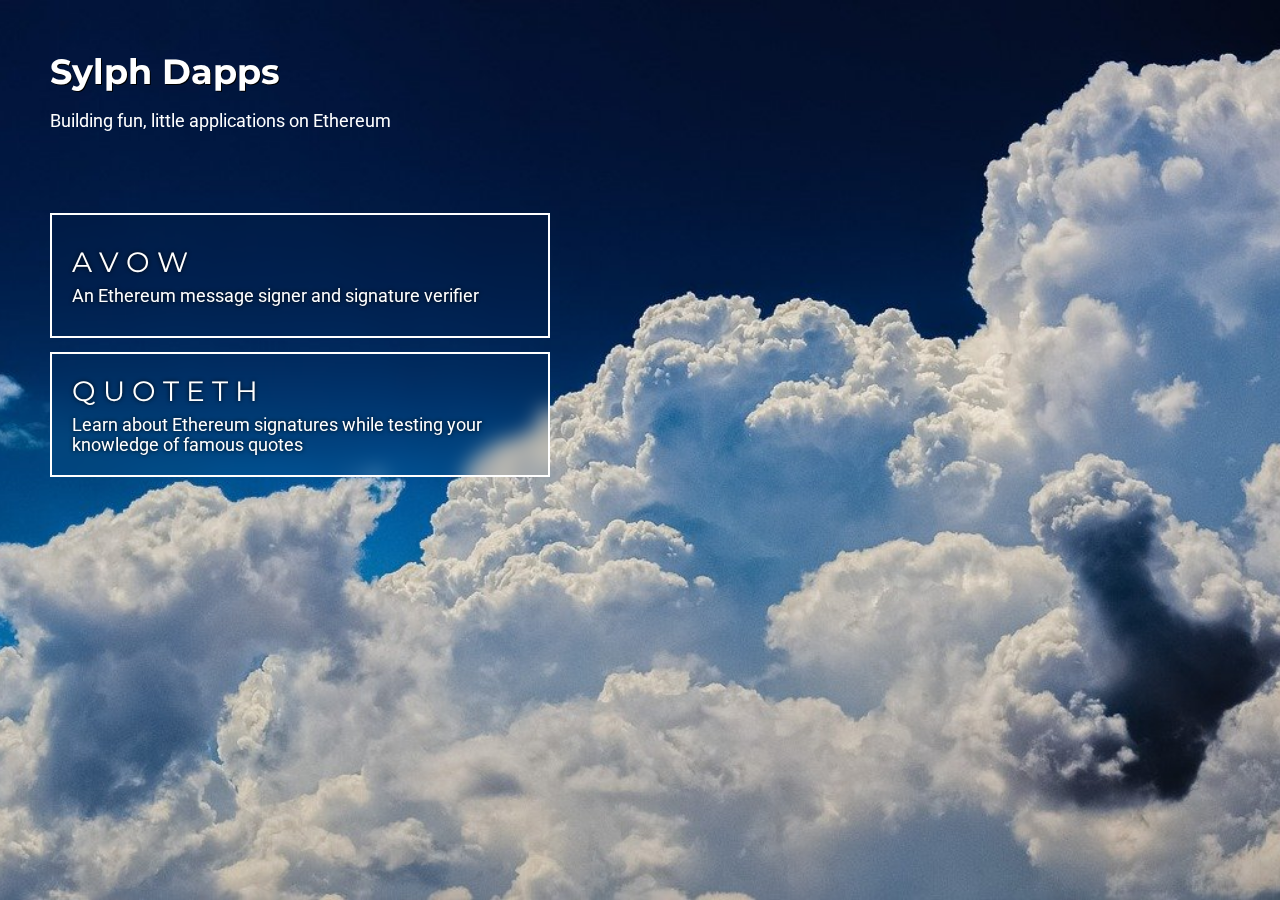
<file: index.html>
<!DOCTYPE html>
<html>
  <head>
    <title>Sylph Dapps</title>
    <meta name="viewport" content="width=device-width">
    <link rel="shortcut icon" href="/favicon.ico">
    <link href="https://fonts.googleapis.com/css?family=Roboto" rel="stylesheet">
    <link href="https://fonts.googleapis.com/css?family=Montserrat" rel="stylesheet">

    <!-- Global site tag (gtag.js) - Google Analytics -->
    <script async src="https://www.googletagmanager.com/gtag/js?id=UA-155159612-1"></script>
    <script>
      window.dataLayer = window.dataLayer || [];
      function gtag(){dataLayer.push(arguments);}
      gtag('js', new Date());
      gtag('config', 'UA-155159612-1');
    </script>

    <style>
      @media (max-width: 480px) {
        html {
          font-size: 12px;
        }
      }
      @media (min-width: 480px) {
        html {
          font-size: 13px;
        }
      }
      @media (min-width: 768px) {
        html {
          font-size: 14px;
        }
      }
      * {
        box-sizing: border-box;
        margin-block-start: 0;
        margin-block-end: 0;
        margin-inline-start: 0;
        margin-inline-end: 0;
      }
      html {
        margin: 0;
        padding: 0;
        height: 100%;
        font-family: 'Roboto', sans-serif;
        -webkit-font-smoothing: antialiased;
        -moz-osx-font-smoothing: grayscale;
      }
      body:before {
        content: "";
        display: block;
        position: fixed;
        left: 0;
        top: 0;
        width: 100%;
        height: 100vh;
        z-index: -10;
        background: url('background.jpg') no-repeat center center; /* From https://pixabay.com/photos/clouds-cumulus-sky-nature-dramatic-2329680/ */
        background-attachment: fixed;
        -webkit-background-size: cover;
        -moz-background-size: cover;
        -o-background-size: cover;
        background-size: cover;
      }
      /*Edge*/
      @supports ( -ms-accelerator:true ) 
      {
        html {
          overflow: hidden;
          height: 100%;    
        }
        body {
          overflow: auto;
          height: 100%;
        }
      }
      /*Ie 10/11*/
      @media screen and (-ms-high-contrast: active), (-ms-high-contrast: none) 
      {
        html  {
          overflow: hidden;
          height: 100%;
        }
        body  {
          overflow: auto;
          height: 100%;
        }
      }

      body {
        color: white;
        margin: 0;
        padding: 20px;
        display: flex;
        flex-direction: column;
        height: 100%;
      }
      a, a:visited, a:active {
        color: white;
      }
      header {
        color: white;
        padding: 30px;
        margin-bottom: 1em;
      }
      header h1 {
        font-family: 'Montserrat', sans-serif;
        font-size: 2.5em;
        margin-bottom: 0.5em;
        text-shadow: 1px 1px rgba(0,0,0);
      }
      header h2 {
        font-size: 1.25em;
        font-weight: normal;
        margin-bottom: 0.5em;
      }
      header a, header a:visited, header a:active {
        color: white;
      }
      .links {
        display: flex;
        flex-direction: column;
        /*
        justify-content: flex-end;
        align-items: flex-end;
        */
        padding: 30px;
        height: 100%;
      }
      .link {
        display: flex;
        flex-direction: column;
        width: 100%;
        max-width: 500px;
        border: 2px solid white;
        padding: 20px;
        text-shadow: 0px 0px 4px rgba(0,0,0,.9);
        text-decoration: none;
        height: 125px;
        justify-content: center;
      }
      @supports (backdrop-filter: blur(10px)) {
        .link {
          -webkit-backdrop-filter: blur(10px);
          backdrop-filter: blur(10px);
        }
      }
      @supports not (backdrop-filter: blur(10px)) {
        .link {
          background-color: rgba(.25, .25, .25, 0.25);
        }
      }

      .link:not(:last-child) {
        margin-bottom: 1em;
      }
      .link.avow:hover {
        background: rgba(8, 79, 103, .5);
      }
      .link.quoteth:hover {
        background: rgba(101, 121, 153, .5);
      }
      .link.pixie:hover {
        background: rgba(69, 102, 52, .5);
      }
      .link .info .name {
        font-family: 'Montserrat', sans-serif;
        font-size: 2em;
        margin-bottom: .25em;
      }
      .link .info .description {
        font-size: 1.25em;
      }
      .info * {
        pointer-events: none;
      }
      .info .teaser {
        display: none;
        font-size: 2em;
        text-align: center;
      }
      footer {
        text-shadow: 0px 0px 5px rgba(0,0,0);
        text-align: left;
      }
      @media (max-width: 900px) {
        header {
          display: block;
          margin: 0px auto;
          padding: 30px;
          margin-bottom: 2em;
        }
        .tease {
          text-align: left;
        }
        .links {
          display: block;
          margin: 0px auto;
          padding-left: 30px;
          padding-right: 30px;
          margin-bottom: 100px;
        }
        .link {
          height: unset;
        }
      }
    </style>
  </head>
  <body>
    <header>
      <h1>Sylph Dapps</h1>
      <h2>Building fun, little applications on Ethereum</h2>
    </header>
    <div class="links">
      <a class="avow link" href="avow">
        <div class="info">
          <div class="name">A V O W</div>
          <div class="description">An Ethereum message signer and signature verifier</div>
        </div>
      </a>
      <a class="quoteth link" href="quoteth">
        <div class="info">
          <div class="name">Q U O T E T H</div>
          <div class="description">Learn about Ethereum signatures while testing your knowledge of famous quotes</div>
        </div>
      </a>
      <!--
      <a class="pixie link" href="pixie">
        <div class="info">
          <div class="name">P I X I E</div>
          <div class="description">Collaborative pixel art on Ethereum</div>
        </div>
      </a>
      -->
    </div>
  </body>
</html>
</file>
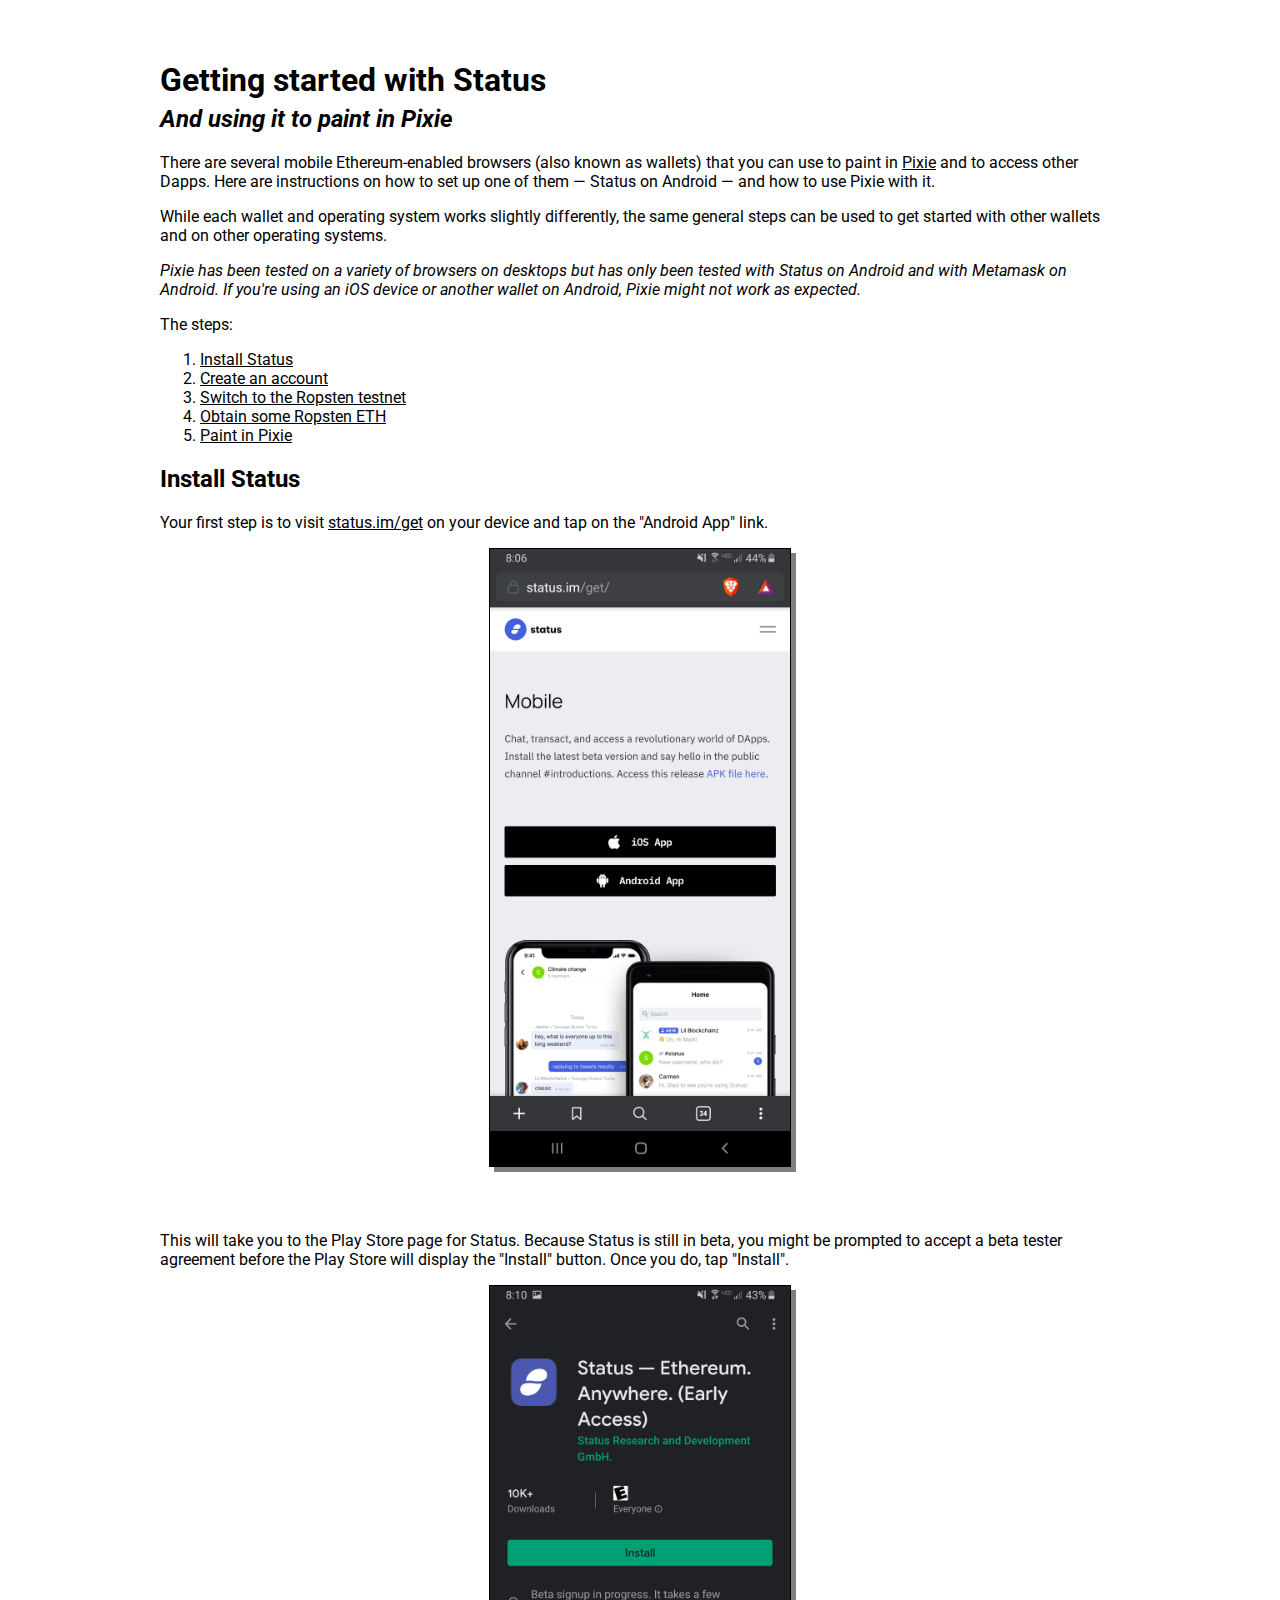
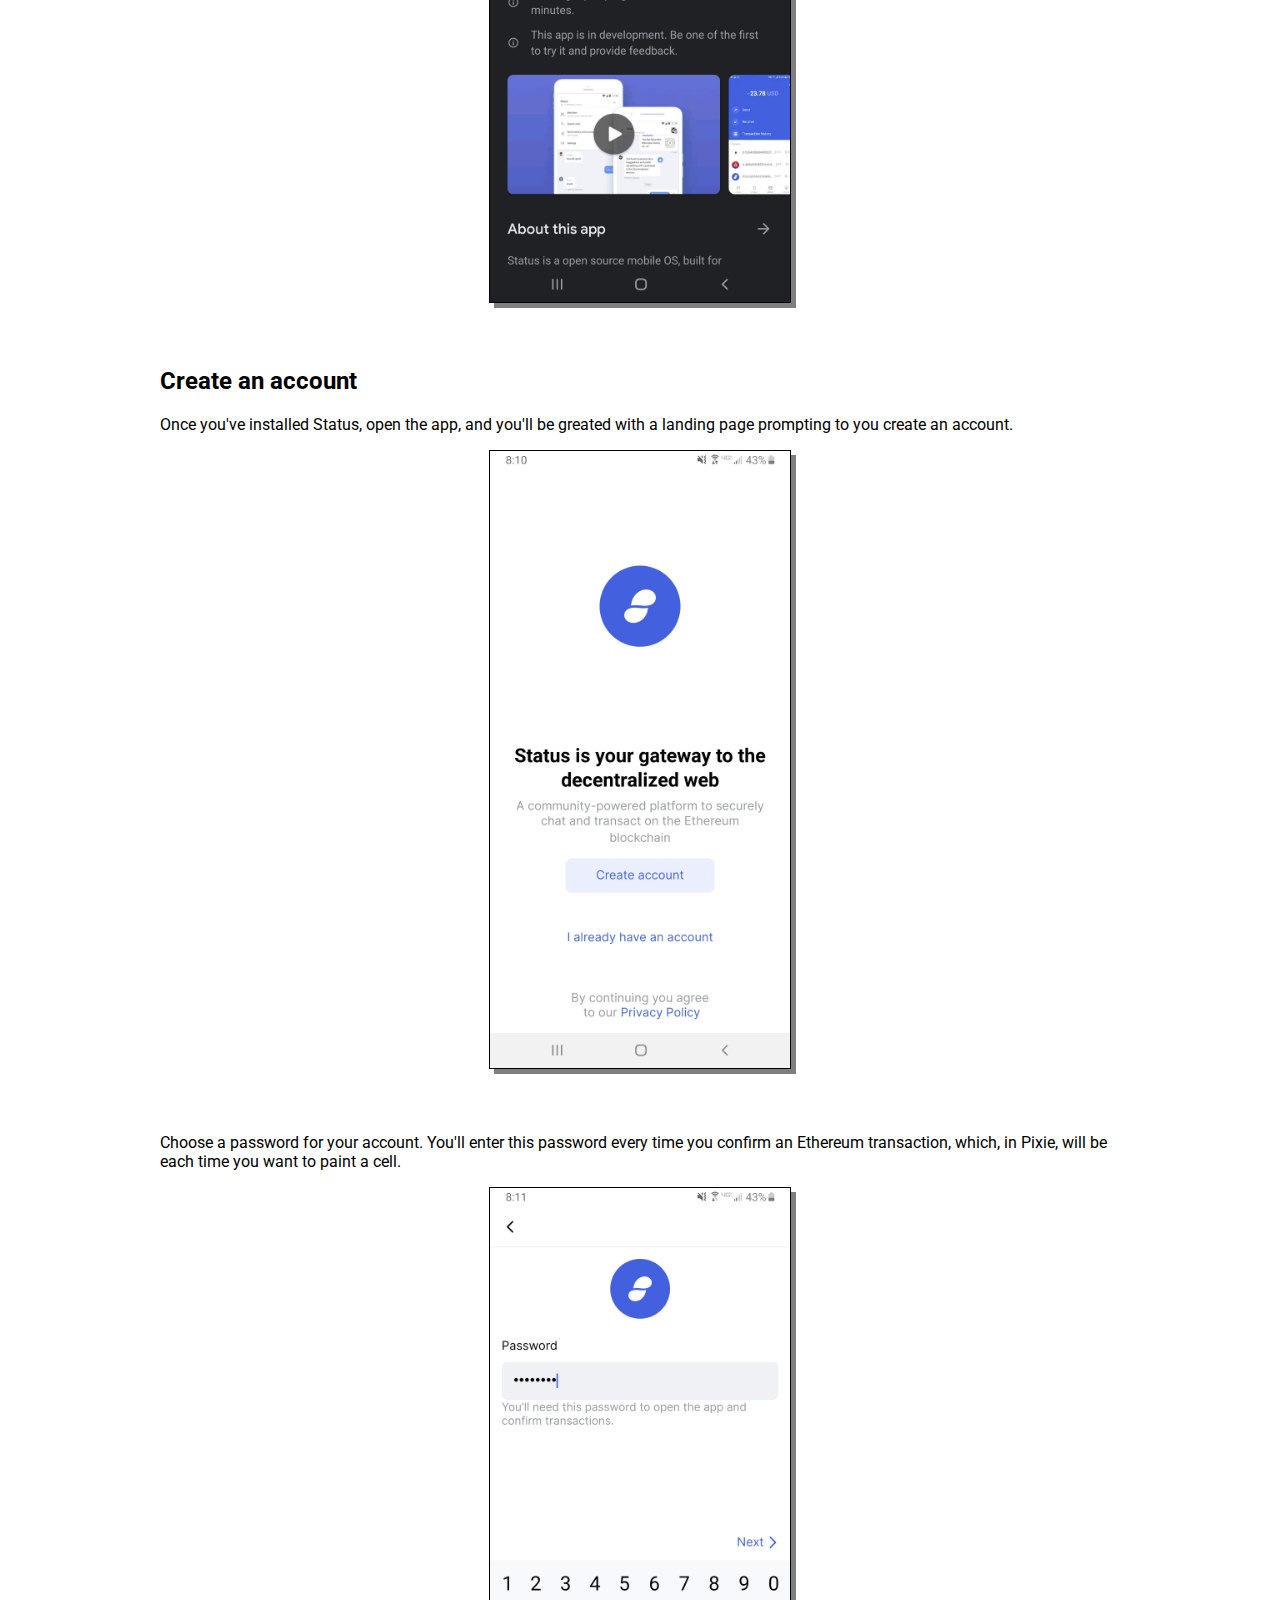
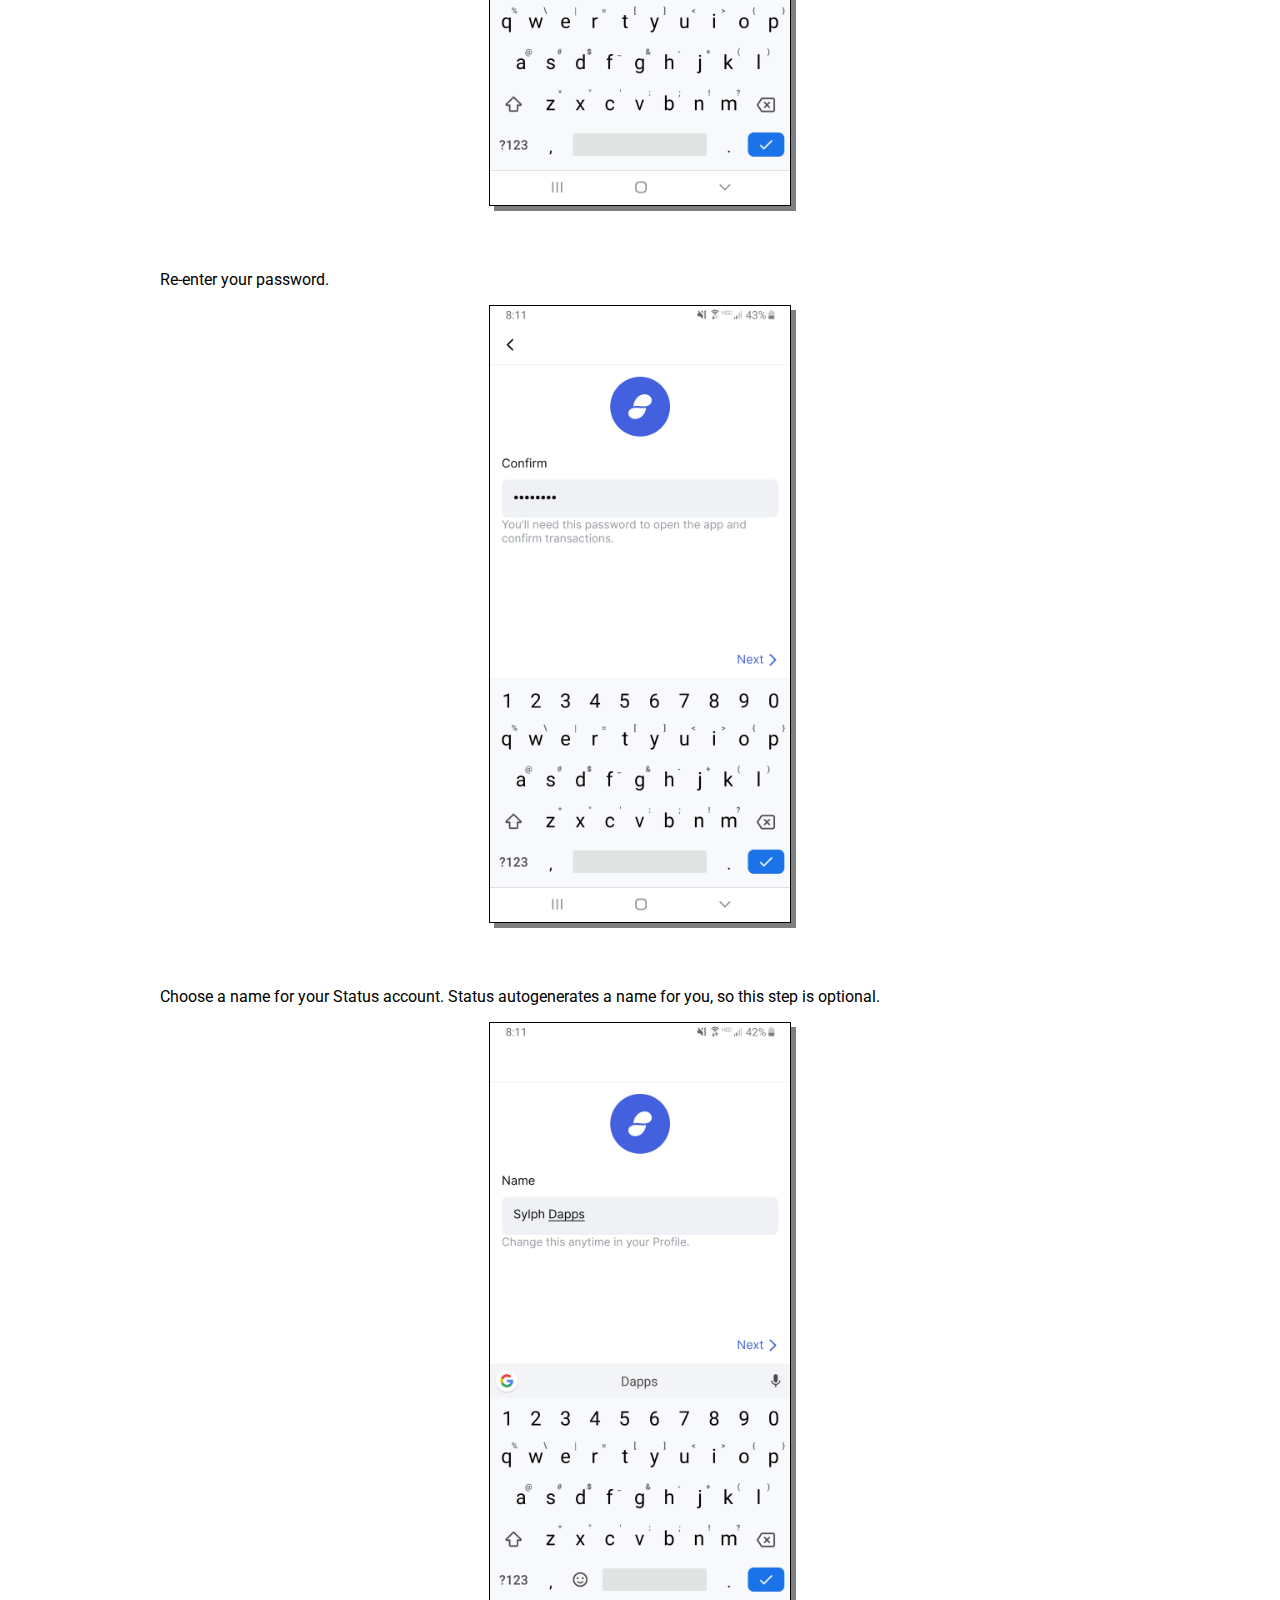
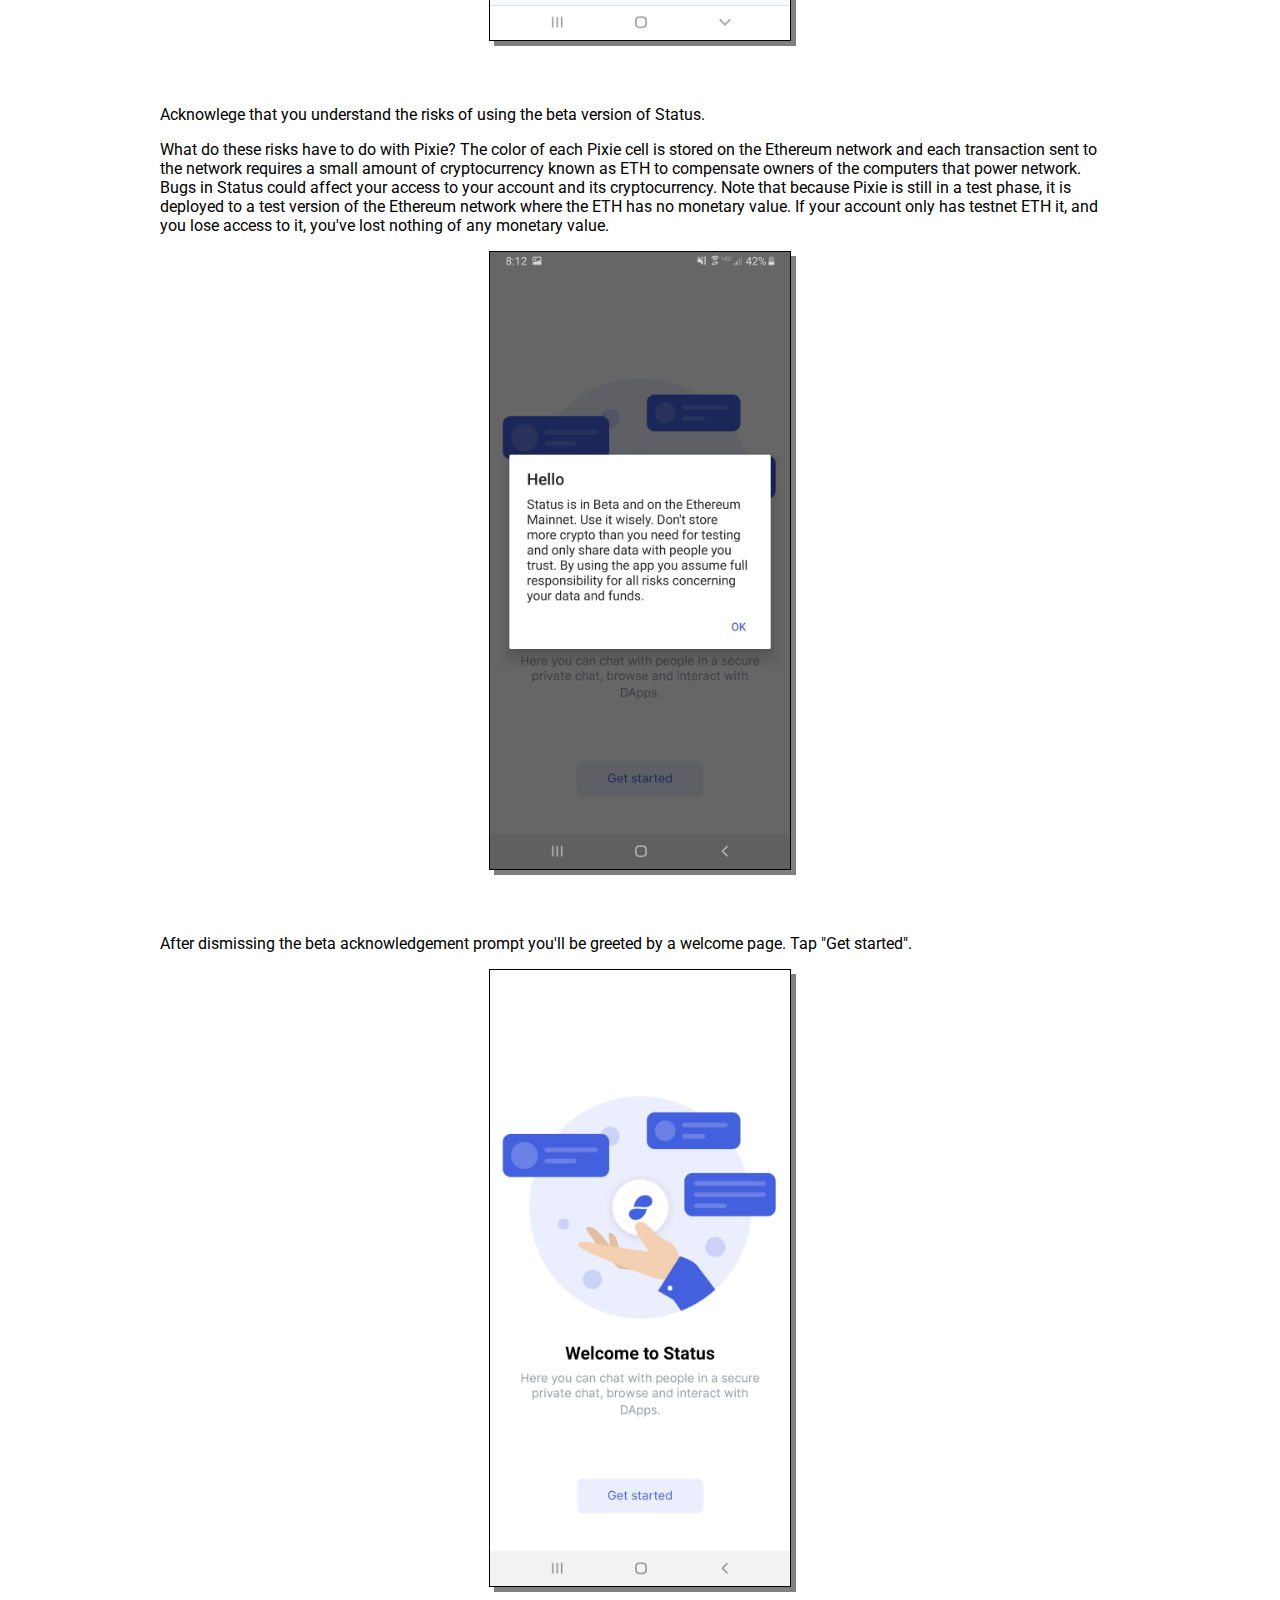
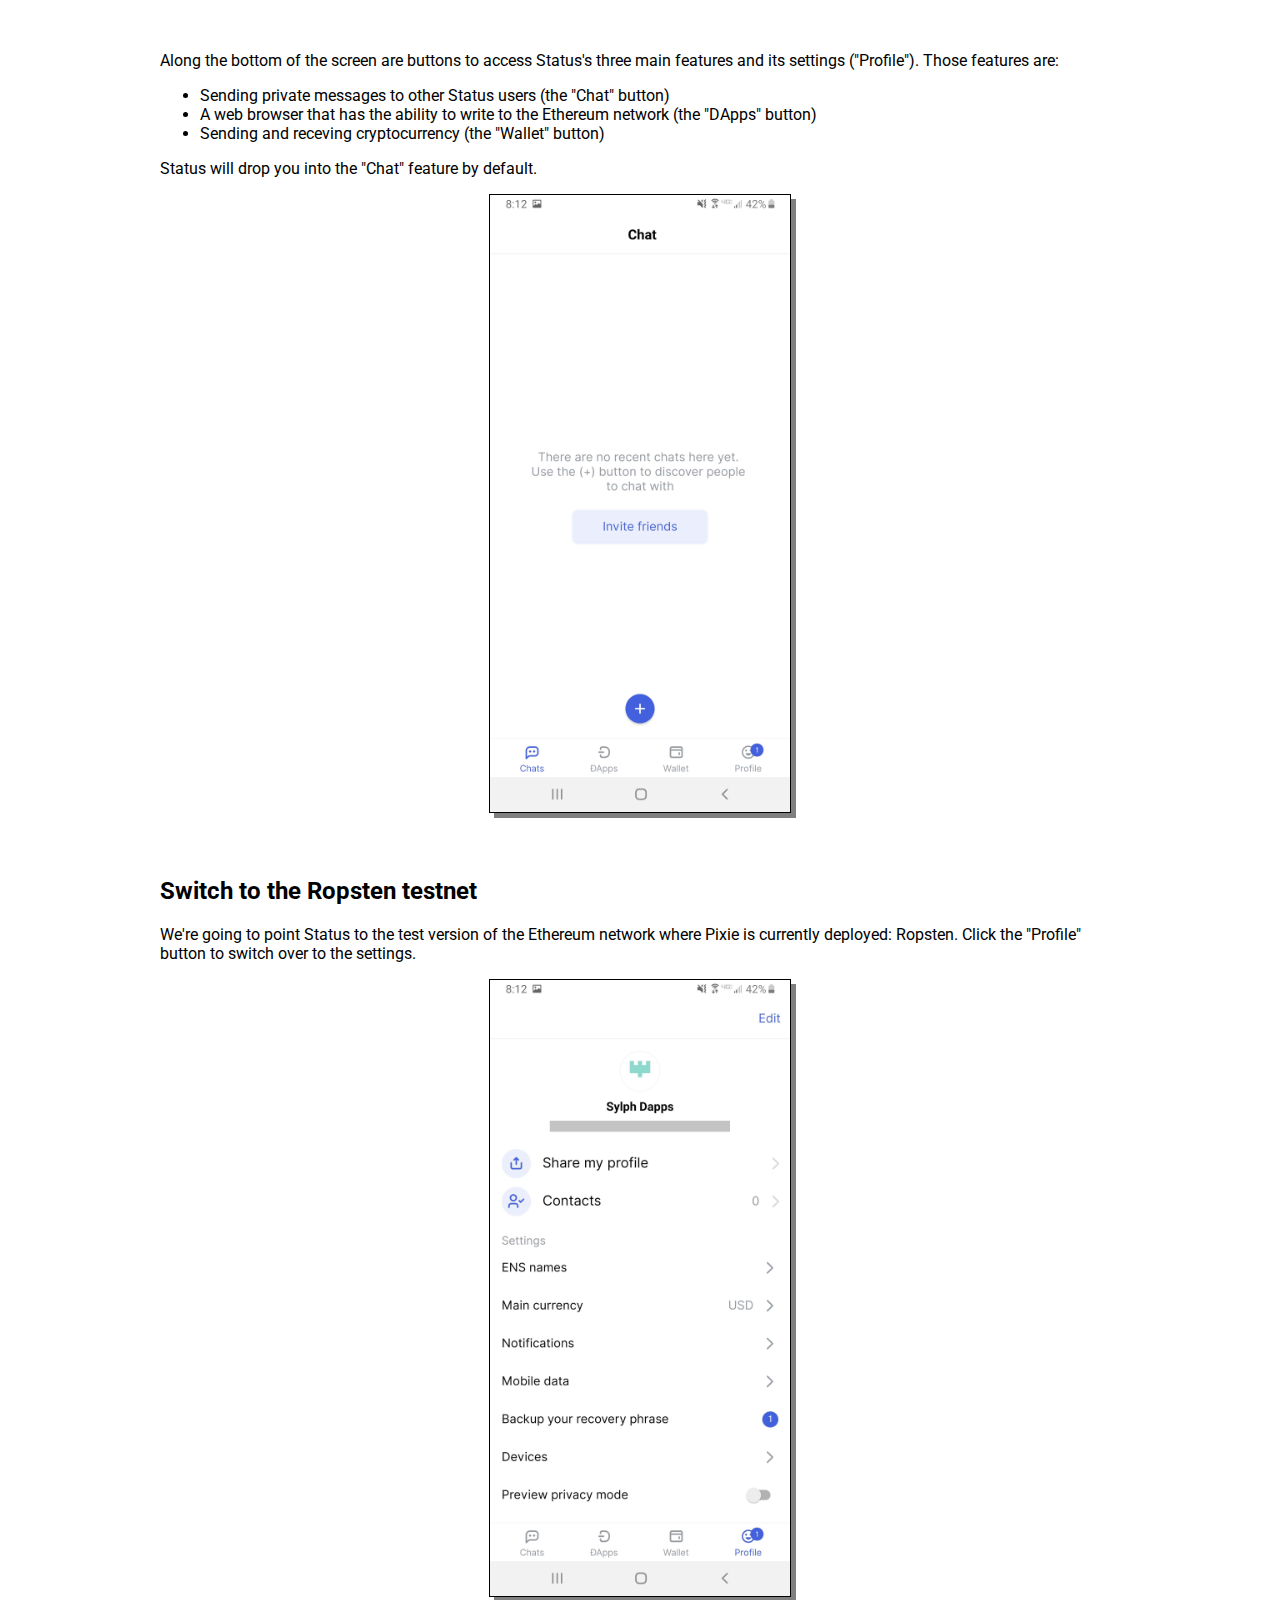
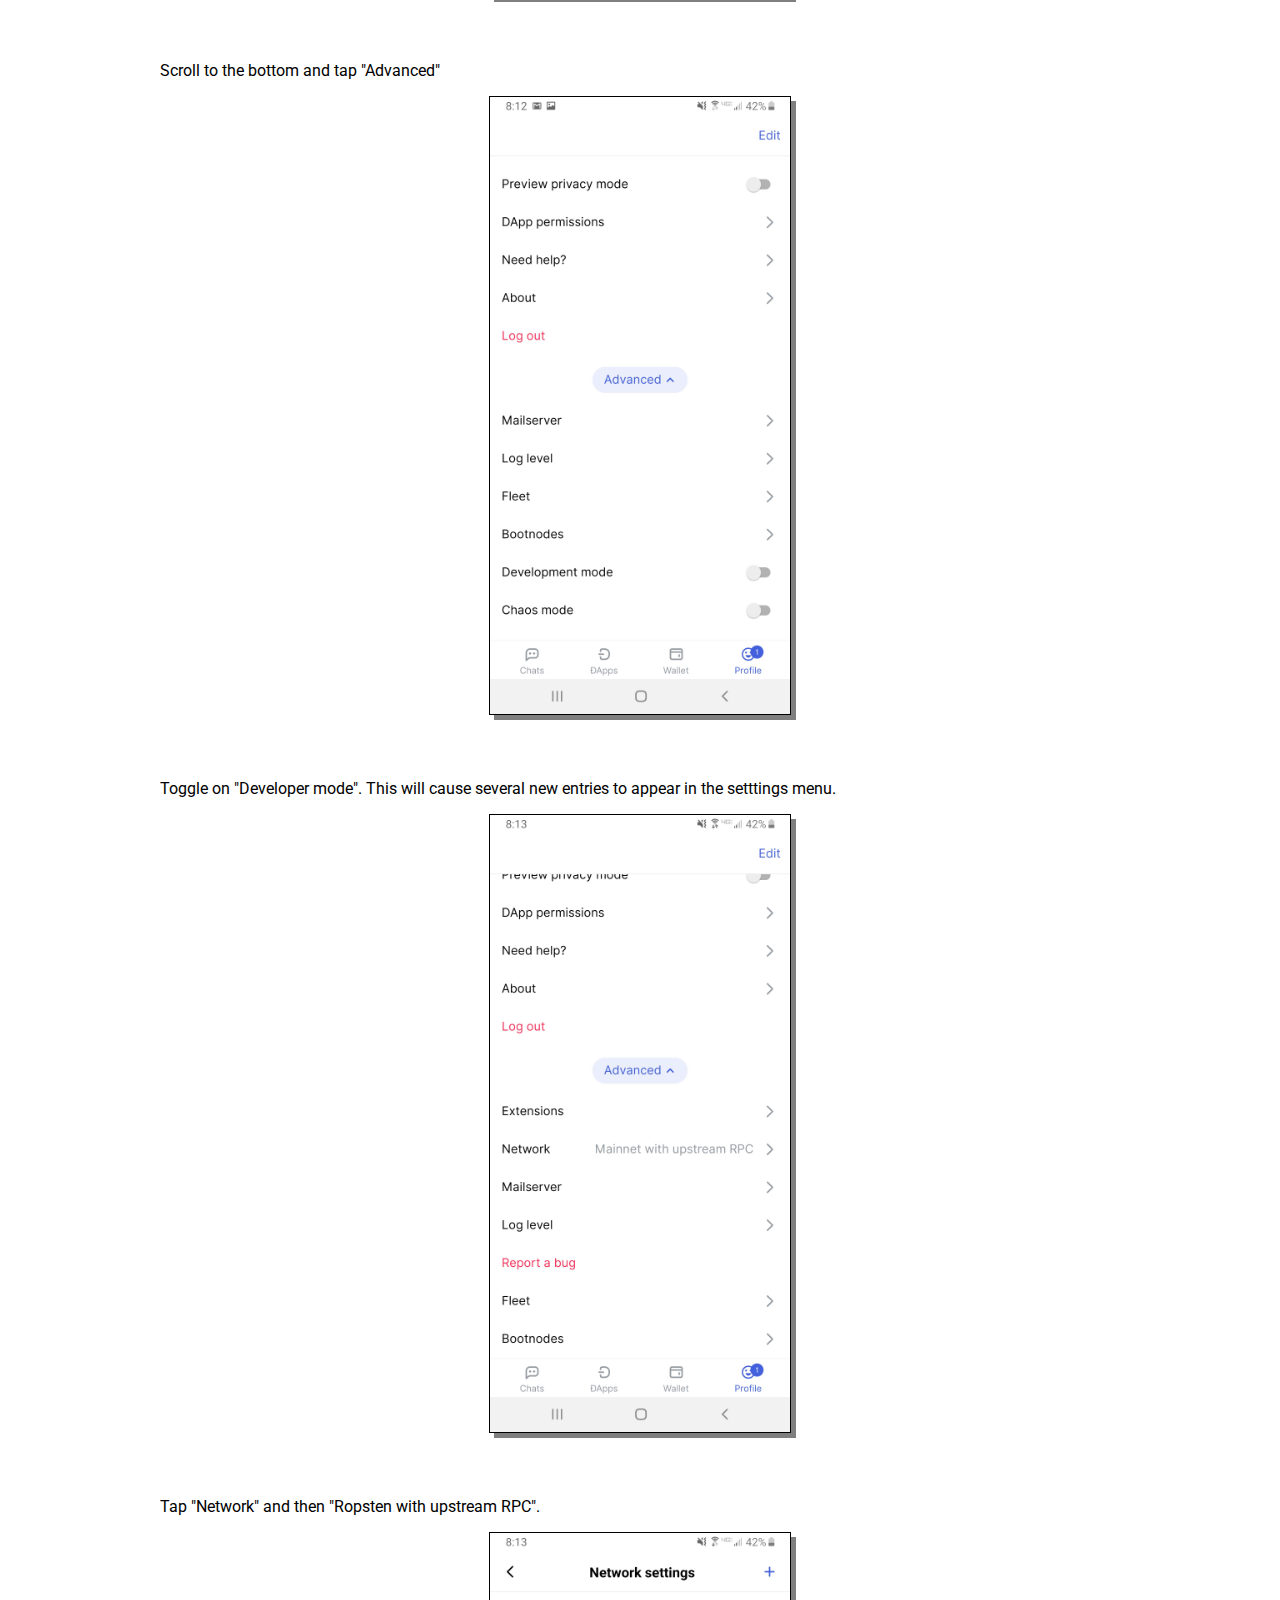
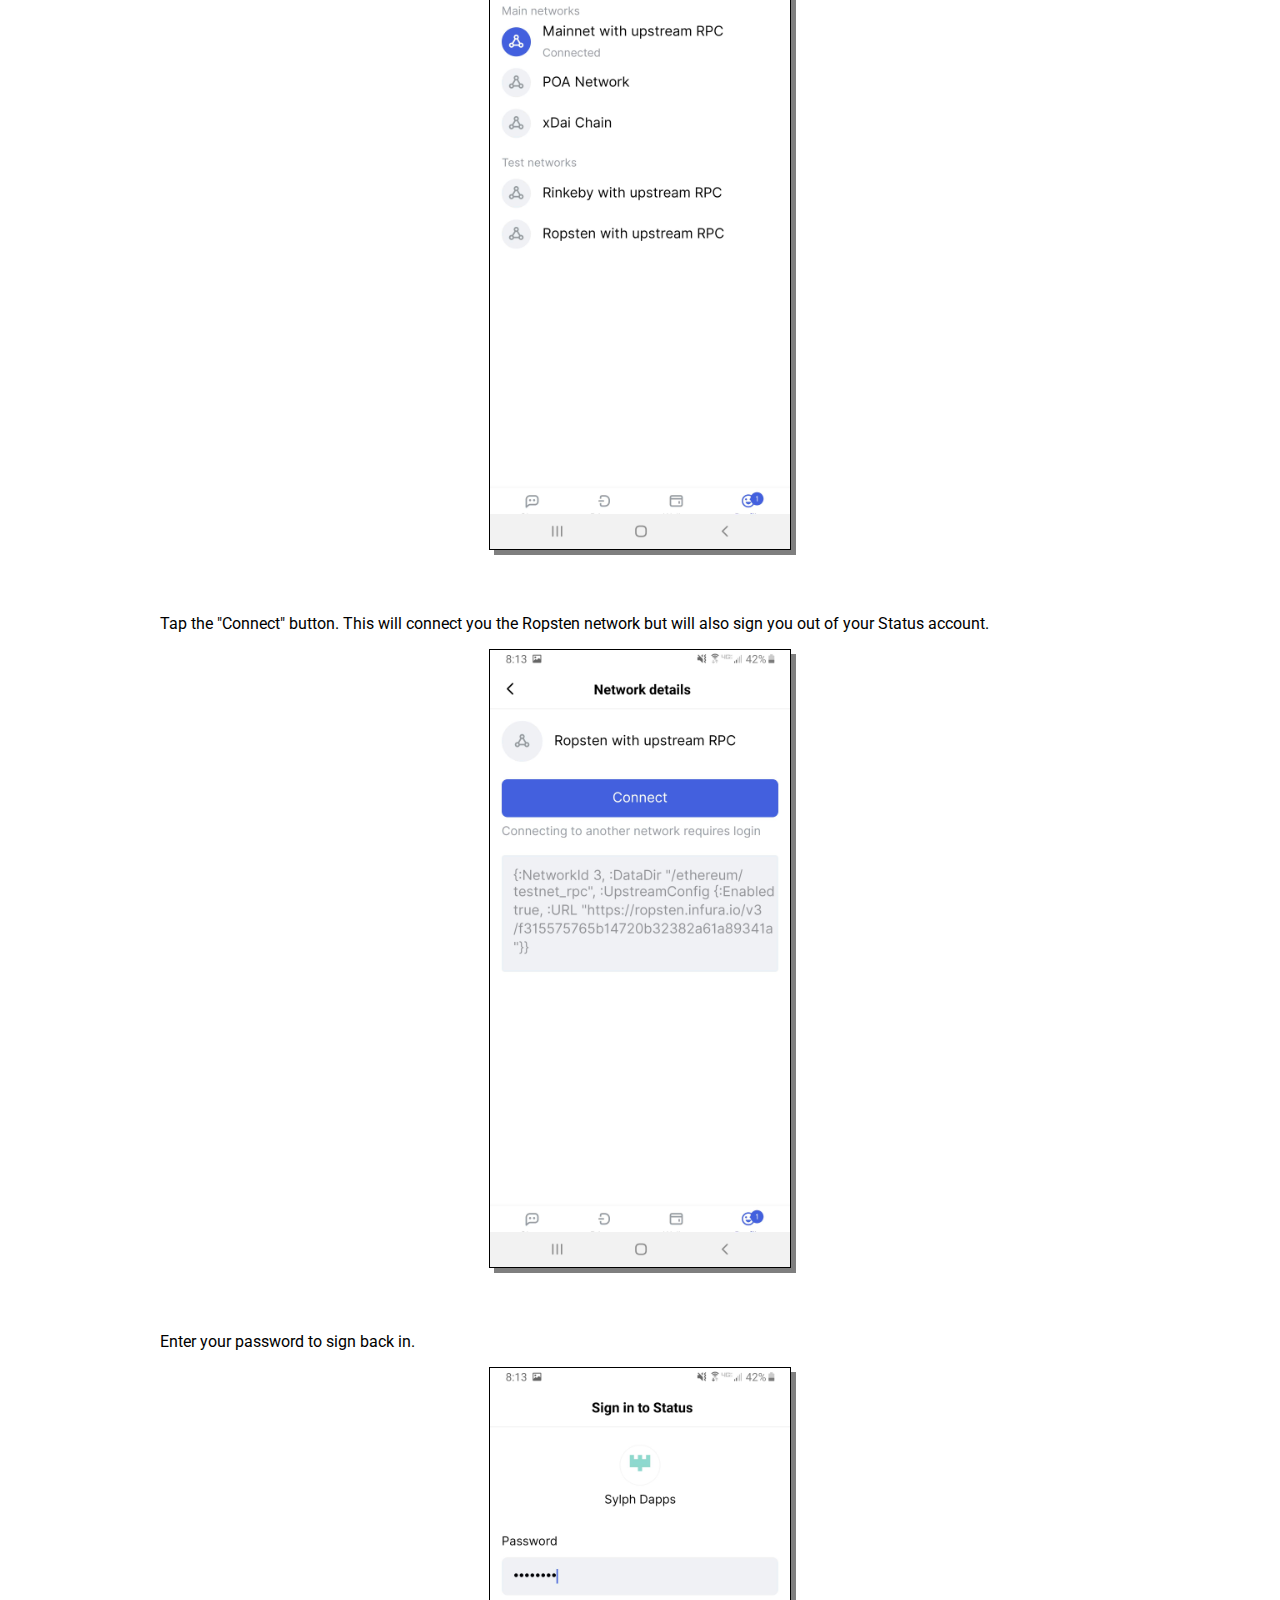
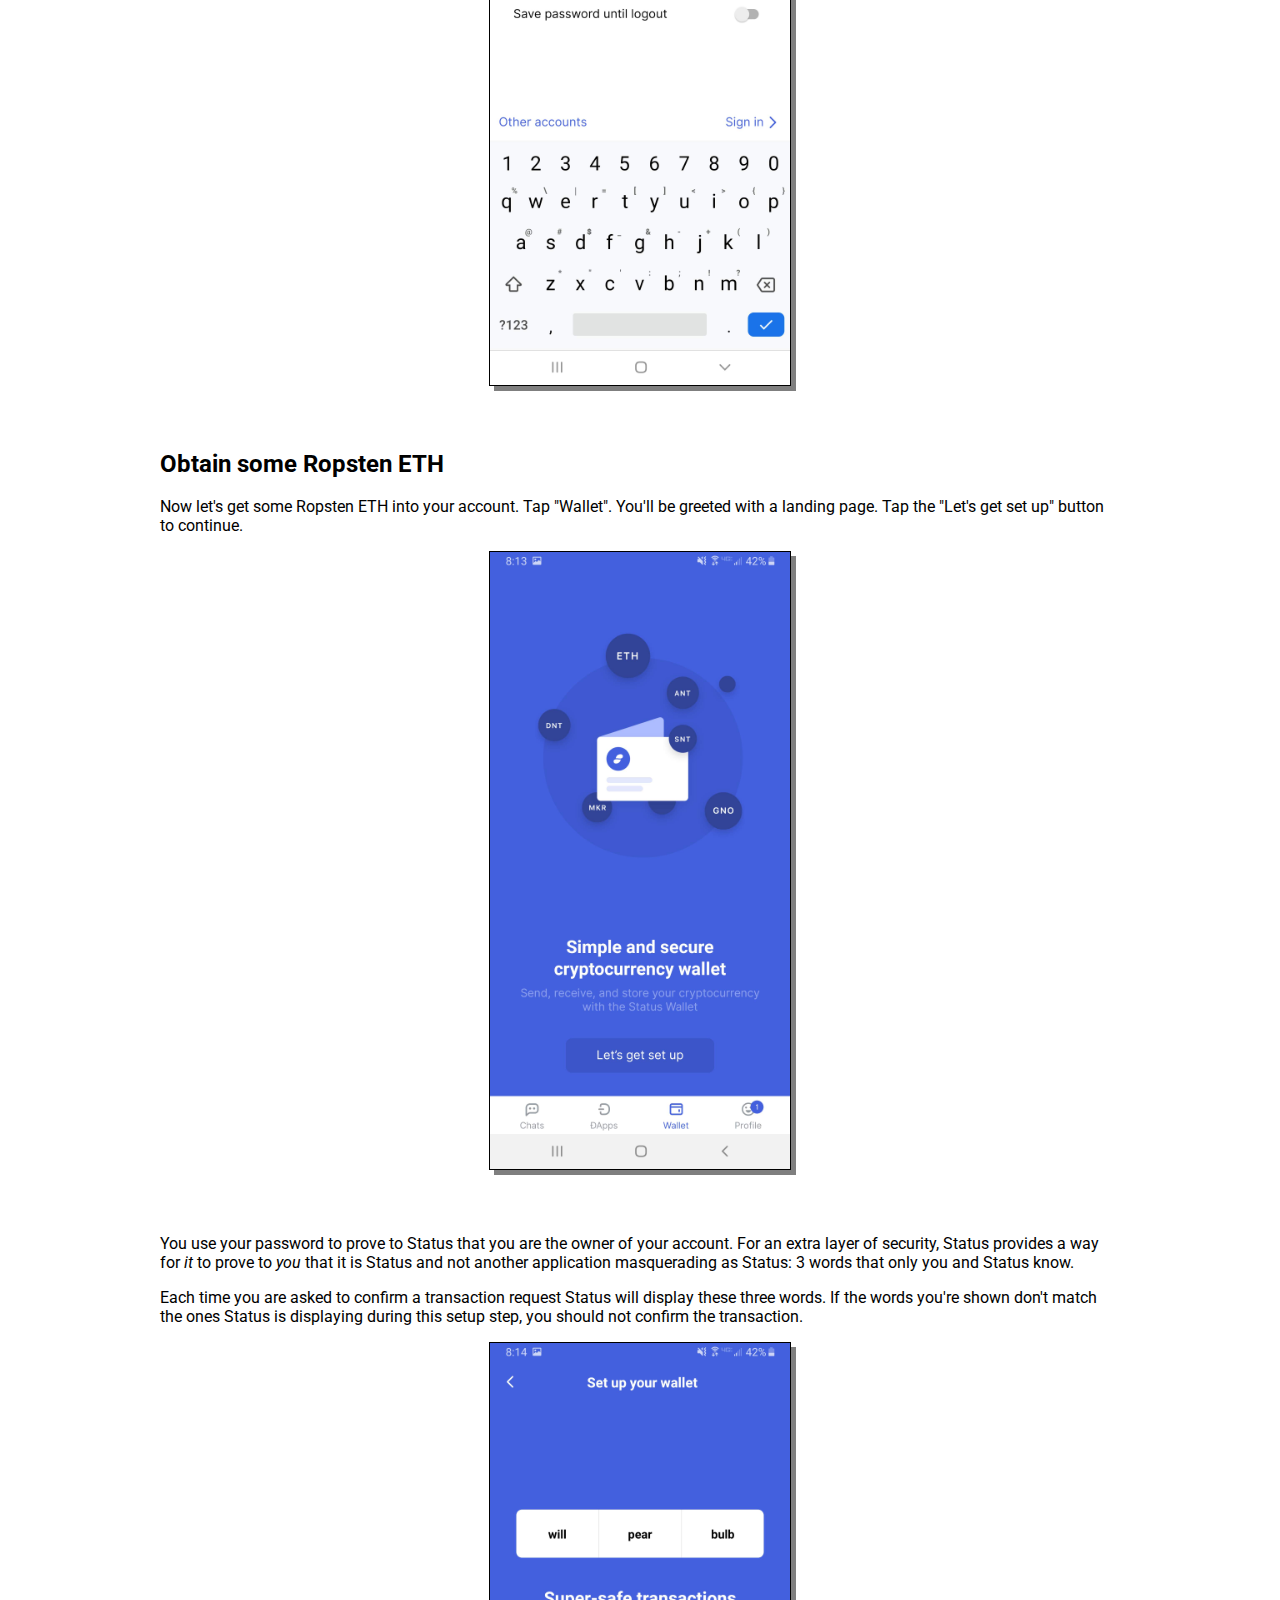
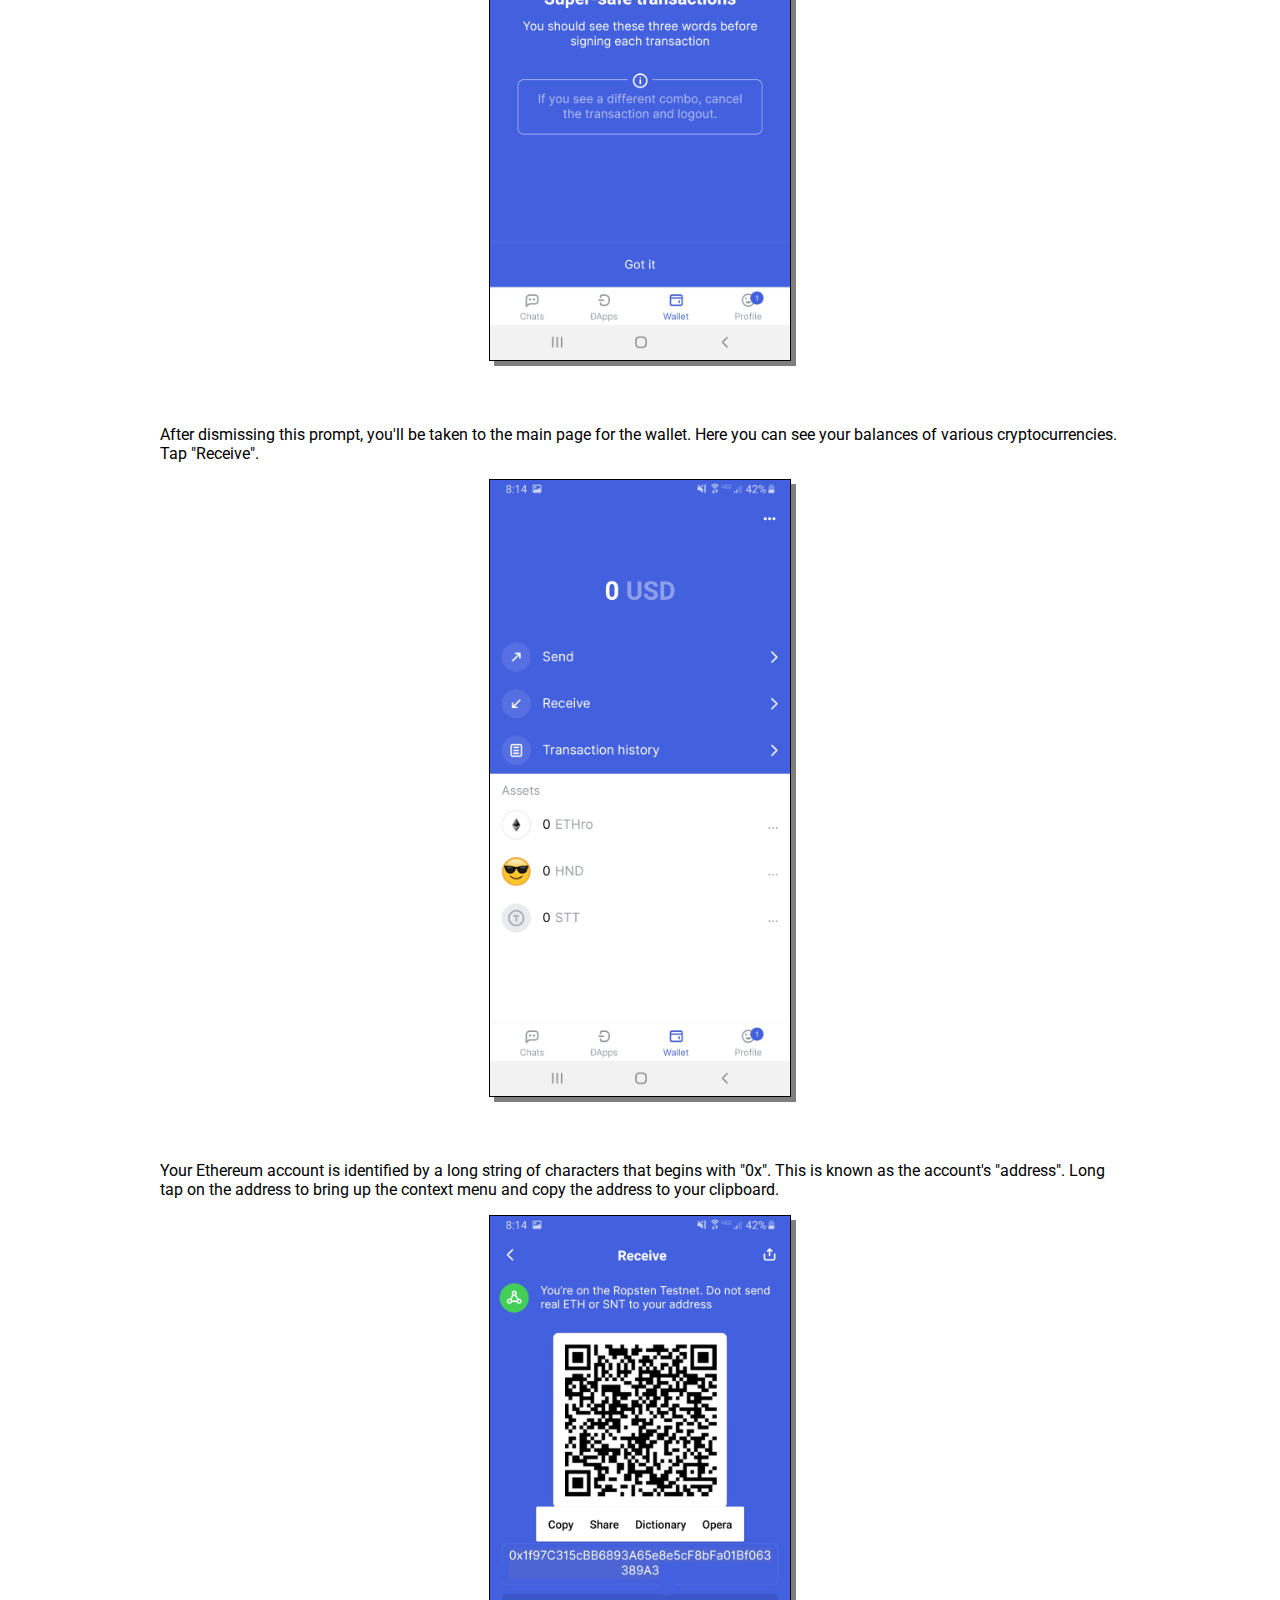
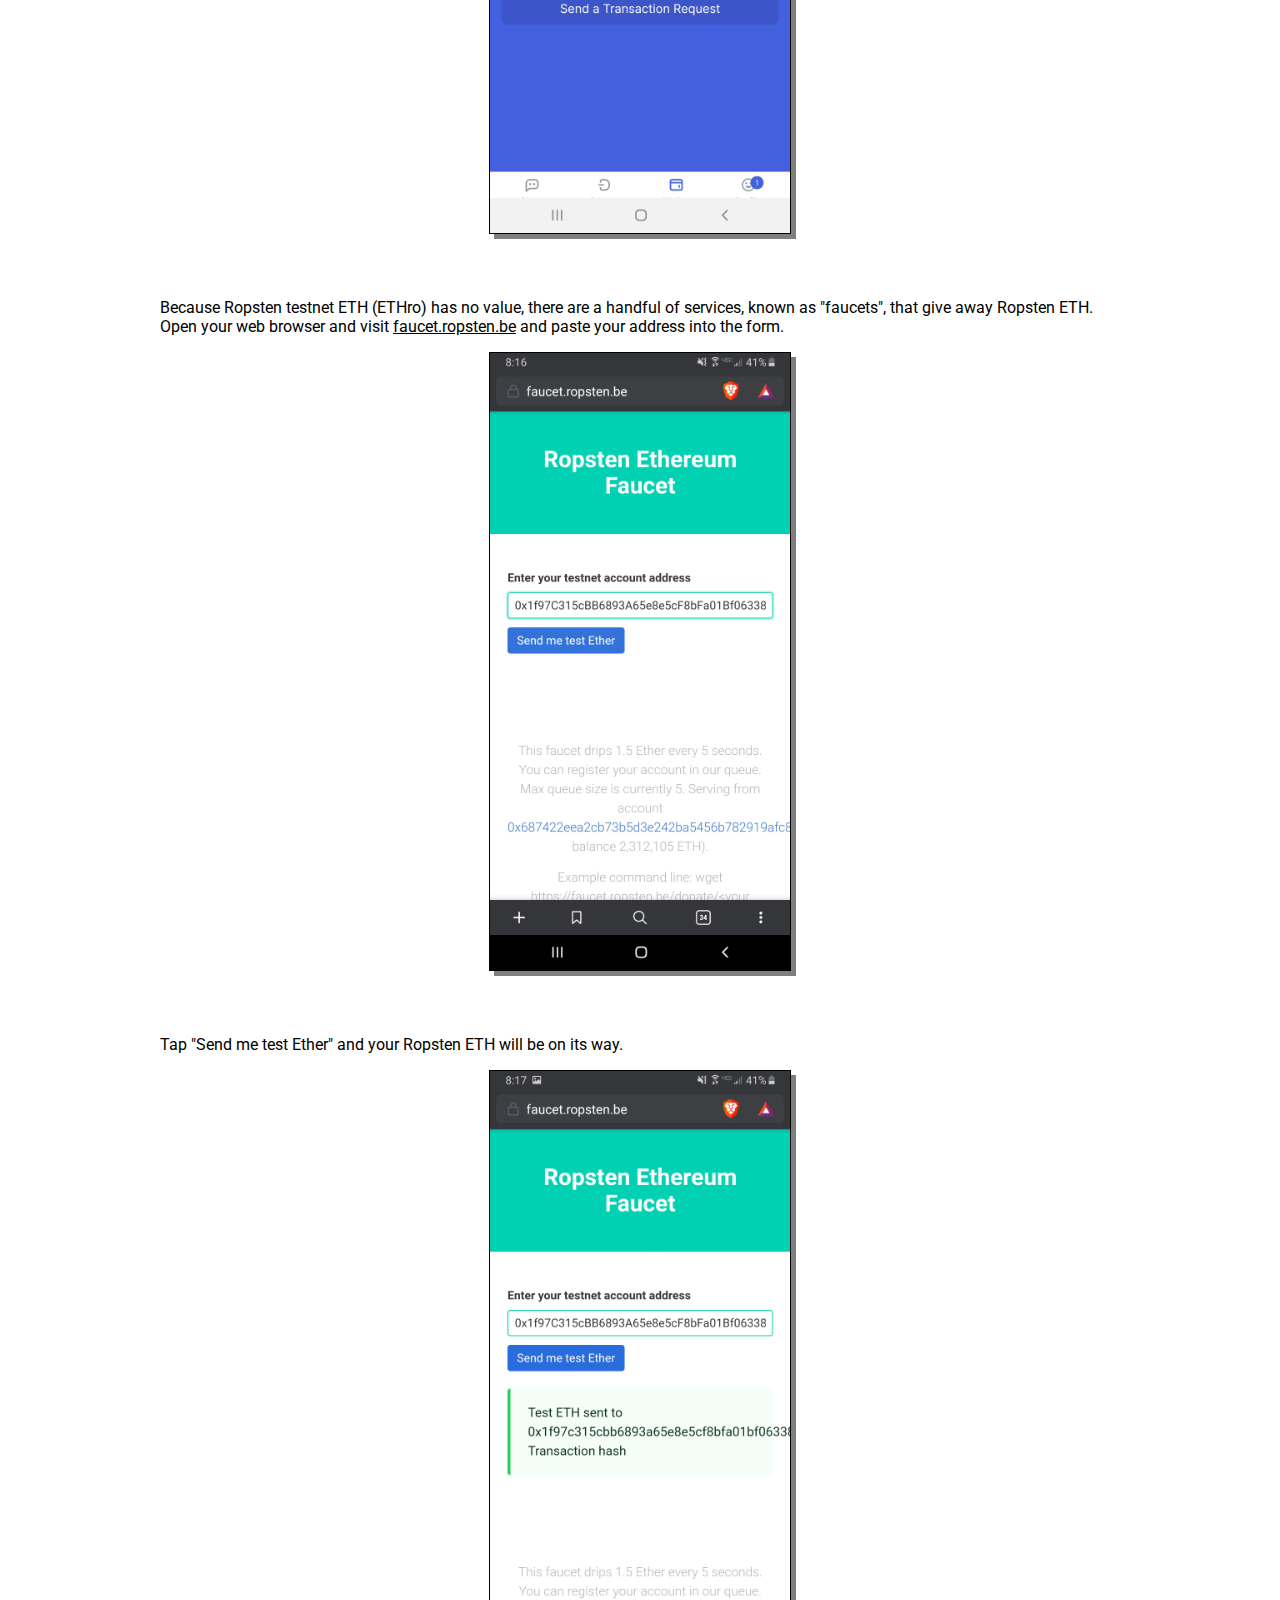
<file: getting-started-with-status-and-pixie/index.html>
<!DOCTYPE html>
<html>
  <head>
    <title>Getting started with Status - Sylph Dapps</title>
    <meta name="viewport" content="width=device-width">
    <link rel="shortcut icon" href="/favicon.ico">
    <link href="https://fonts.googleapis.com/css?family=Roboto" rel="stylesheet">
    <link href="https://fonts.googleapis.com/css?family=Montserrat" rel="stylesheet">
    <link href="/assets/css/base.css" rel="stylesheet">
    <style>
      html {
        margin: 0;
        padding: 0;
        height: 100vh;
        font-family: 'Roboto', sans-serif;
        -webkit-font-smoothing: antialiased;
        -moz-osx-font-smoothing: grayscale;
        background: white;
      }
      body {
        background: white;
      }

      .content {
        margin-top: 20px;
        margin-bottom: 20px;
        padding-bottom: 10px;
        background: white;
      }
      .ss {
        display: block;
        width: 300px;
        height: 616.656px;
        background: white;
        border: 1px solid black;
        box-shadow: 5px 5px rgba(0,0,0,.5);
        margin: 0 auto 4em auto;
      }
    </style>
  </head>
  <body>
    <div class="content">
      <h1 style="margin-bottom: 0em;">Getting started with Status</h1>
      <h2 style="font-style:italic; margin-top: 0.25em;">And using it to paint in Pixie</h2>
      <div>
        <p>There are several mobile Ethereum-enabled browsers (also known as wallets) that you can use to paint in <a href="https://sylphdapps.com/pixie">Pixie</a> and to access other Dapps. Here are instructions on how to set up one of them &mdash; Status on Android &mdash; and how to use Pixie with it.</p>
        <p>While each wallet and operating system works slightly differently, the same general steps can be used to get started with other wallets and on other operating systems.</p>
        <p style='font-style:italic'>Pixie has been tested on a variety of browsers on desktops but has only been tested with Status on Android and with Metamask on Android. If you're using an iOS device or another wallet on Android, Pixie might not work as expected.</p>
        <p>The steps:</p>
        <ol>
          <li><a href="#install-status">Install Status</a></li>
          <li><a href="#create-account">Create an account</a></li>
          <li><a href="#switch-to-ropsten">Switch to the Ropsten testnet</a></li>
          <li><a href="#obtain-ropsten-eth">Obtain some Ropsten ETH</a></li>
          <li><a href="#paint-in-pixie">Paint in Pixie</a></li>
        </ol>

        <a name="install-status"></a>
        <h2>Install Status</h2>
        <p>Your first step is to visit <a href="https://status.im/get" target="_blank">status.im/get</a> on your device and tap on the "Android App" link.</p>
        <img class="ss" src="status-home-page.jpg"/>
        <p>This will take you to the Play Store page for Status. Because Status is still in beta, you might be prompted to accept a beta tester agreement before the Play Store will display the "Install" button. Once you do, tap "Install".</p>
        <img class="ss" src="play-store.jpg"/>

        <a name="create-account"></a>
        <h2>Create an account</h2>
        <p>Once you've installed Status, open the app, and you'll be greated with a landing page prompting to you create an account.</p>
        <img class="ss" src="create-account.jpg"/>
        <p>Choose a password for your account. You'll enter this password every time you confirm an Ethereum transaction, which, in Pixie, will be each time you want to paint a cell.</p>
        <img class="ss" src="password.jpg"/>
        <p>Re-enter your password.</p>
        <img class="ss" src="confirm-password.jpg"/>
        <p>Choose a name for your Status account. Status autogenerates a name for you, so this step is optional.</p>
        <img class="ss" src="name.jpg"/>
        <p>Acknowlege that you understand the risks of using the beta version of Status.</p>
        <p>What do these risks have to do with Pixie? The color of each Pixie cell is stored on the Ethereum network and each transaction sent to the network requires a small amount of cryptocurrency known as ETH to compensate owners of the computers that power network. Bugs in Status could affect your access to your account and its cryptocurrency. Note that because Pixie is still in a test phase, it is deployed to a test version of the Ethereum network where the ETH has no monetary value. If your account only has testnet ETH it, and you lose access to it, you've lost nothing of any monetary value.</p>
        <img class="ss" src="confirm-beta.jpg"/>
        <p>After dismissing the beta acknowledgement prompt you'll be greeted by a welcome page. Tap "Get started".</p>
        <img class="ss" src="get-started.jpg"/>
        <p>Along the bottom of the screen are buttons to access Status's three main features and its settings ("Profile"). Those features are:</p>
        <ul>
          <li>Sending private messages to other Status users (the "Chat" button)</li>
          <li>A web browser that has the ability to write to the Ethereum network (the "DApps" button)</li>
          <li>Sending and receving cryptocurrency (the "Wallet" button)</li>
        </ul>
        <p>Status will drop you into the "Chat" feature by default.</p>
        <img class="ss" src="chat.jpg"/>

        <a name="switch-to-ropsten"></a>
        <h2>Switch to the Ropsten testnet</h2>
        <p>We're going to point Status to the test version of the Ethereum network where Pixie is currently deployed: Ropsten. Click the "Profile" button to switch over to the settings. </p>
        <img class="ss" src="settings.jpg"/>
        <p>Scroll to the bottom and tap "Advanced"</p>
        <img class="ss" src="advanced.jpg"/>
        <p>Toggle on "Developer mode". This will cause several new entries to appear in the setttings menu.</p>
        <img class="ss" src="developer-mode.jpg"/>
        <p>Tap "Network" and then "Ropsten with upstream RPC".</p>
        <img class="ss" src="network-settings.jpg"/>
        <p>Tap the "Connect" button. This will connect you the Ropsten network but will also sign you out of your Status account.</p>
        <img class="ss" src="ropsten.jpg"/>
        <p>Enter your password to sign back in.</p>
        <img class="ss" src="sign-in-again.jpg"/>

        <a name="obtain-ropsten-eth"></a>
        <h2>Obtain some Ropsten ETH</h2>
        <p>Now let's get some Ropsten ETH into your account. Tap "Wallet". You'll be greeted with a landing page. Tap the "Let's get set up" button to continue.</p>
        <img class="ss" src="wallet-setup.jpg"/>
        <p>You use your password to prove to Status that you are the owner of your account. For an extra layer of security, Status provides a way for <i>it</i> to prove to <i>you</i> that it is Status and not another application masquerading as Status: 3 words that only you and Status know.</p>
        <p>Each time you are asked to confirm a transaction request Status will display these three words. If the words you're shown don't match the ones Status is displaying during this setup step, you should not confirm the transaction.</p>
        <img class="ss" src="three-words.jpg"/>
        <p>After dismissing this prompt, you'll be taken to the main page for the wallet. Here you can see your balances of various cryptocurrencies. Tap "Receive".</p>
        <img class="ss" src="wallet-landing.jpg"/>
        <p>Your Ethereum account is identified by a long string of characters that begins with "0x". This is known as the account's "address". Long tap on the address to bring up the context menu and copy the address to your clipboard.</p>
        <img class="ss" src="copy-address.jpg"/>
        <p>Because Ropsten testnet ETH (ETHro) has no value, there are a handful of services, known as "faucets", that give away Ropsten ETH. Open your web browser and visit <a href="https://faucet.ropsten.be/" _target="_blank">faucet.ropsten.be</a> and paste your address into the form.</p>
        <img class="ss" src="faucet.jpg"/>
        <p>Tap "Send me test Ether" and your Ropsten ETH will be on its way.</p>
        <img class="ss" src="faucet-confirmation.jpg"/>
        <p>After about a minute, you'll have 1.5 ETHro. Head back to the Status wallet, and pull down to refresh the page until you see your new balance.</p>
        <img class="ss" src="eth-ro-balance.jpg"/>

        <a name="paint-in-pixie"></a>
        <h2>Paint in Pixie</h2>
        <p>Now that we're on the correct network and have some ETH, we can start using Pixie. Tap the "DApps" button at the bottom of the screen and type in "sylphdapps.com/pixie" in the address bar.</p>
        <img class="ss" src="visit-dapp.jpg"/>
        <p>Tap on the "Paint!" button.</p>
        <img class="ss" src="pixie-home.jpg"/>
        <p>Pixie will request permission from Status to know your Ethereum account's address. Pixie uses your address to populate the "from" field in the transaction requests it will build as you paint. Allow the connection. You'll only need to do this once. </p>
        <img class="ss" src="allow-connection.jpg"/>
        <p>Choose a color from the panel at the bottom of the screen and tap on a cell you want to paint that color.</p>
        <img class="ss" src="paint.jpg"/>
        <p>Now Status will show you a transaction request that, when approved by you and confirmed by the Ethereum network, will paint the cell you selected its new color. You should see a note at the top of the page that you're connected to the Ropsten network, and the "Amount" field should be 0. If either of these are not the case, reject the transaction by clicking the X in the top left corner. If everything looks good, tap "Sign transcation".</p>
        <img class="ss" src="sign-transaction.jpg"/>
        <p>Status will display your three security words and prompt you for your password. If the three words match the ones you saw while you were setting up Status, enter your password and tap "Sign transaction".</p>
        <img class="ss" src="sign-transaction-prompt.jpg"/>
        <p>Your transaction will be sent to the Ropsten Ethereum network and you'll be shown a confirmation message. Click "Done" to dismiss the message and return to Pixie.</p>
        <img class="ss" src="transaction-confirmation.jpg"/>
        <p>Pixie will display its own confirmation message, which you can also dismiss.</p>
        <img class="ss" src="pixie-confirmation.jpg"/>
        <p>The computers that back the Ethereum network will now work to confirm your transaction. This take about 15 seconds when the Roptsen network is under normal load but takes longer when the network is being heavily utilized. While the transaction is pending, your pixel will pulse with your chosen color. When the transaction is finalized, your pixel will be fully recolored.</p>
        <img class="ss" src="colored-cell.jpg"/>
        <p>Now color some more pixels. Happy painting!</p>
      </div>
    </div>
  </body>
</html>
</file>
<file: assets/css/base.css>
@media (max-width: 480px) {
  html {
    font-size: 12px;
  }
}
@media (min-width: 480px) {
  html {
    font-size: 13px;
  }
}
@media (min-width: 768px) {
  html {
    font-size: 14px;
  }
}
@media (min-width: 992px) {
  html {
    font-size: 15px;
  }
}
@media (min-width: 1200px) {
  html {
    font-size: 16px;
  }
}
html {
  scroll-behavior: smooth;
}
body {
  font-family: 'Roboto', sans-serif;
  background: #eee;
  margin: 0;
  padding: 0;
}
header {
  font-family: 'Montserrat', sans-serif;

  background: #2282f7;
  background: -moz-linear-gradient(top,  #2282f7 0%, #49a9e5 40%);
  background: -webkit-linear-gradient(top,  #2282f7 0%,#49a9e5 40%);
  background: linear-gradient(to bottom,  #2282f7 0%,#49a9e5 40%);
  filter: progid:DXImageTransform.Microsoft.gradient( startColorstr='#2282f7', endColorstr='#49a9e5',GradientType=0 );

  color: white;
  padding: 20px;
  margin-bottom: 10px;
  text-align: center;
}
header h1 {
  font-size: 2em;
  text-shadow: 1px 1px rgba(0,0,0);
}
header h1 a {
  text-decoration: none;
}
header h2 {
  font-size: 1.25em;
}
header a, header a:visited, header a:active {
  color: white;
}
a, a:visited, a:active {
  color: black;
}
.content {
  margin: 0px auto;
  max-width: 960px;
  padding: 20px 20px 0px 20px;
}
</file>
